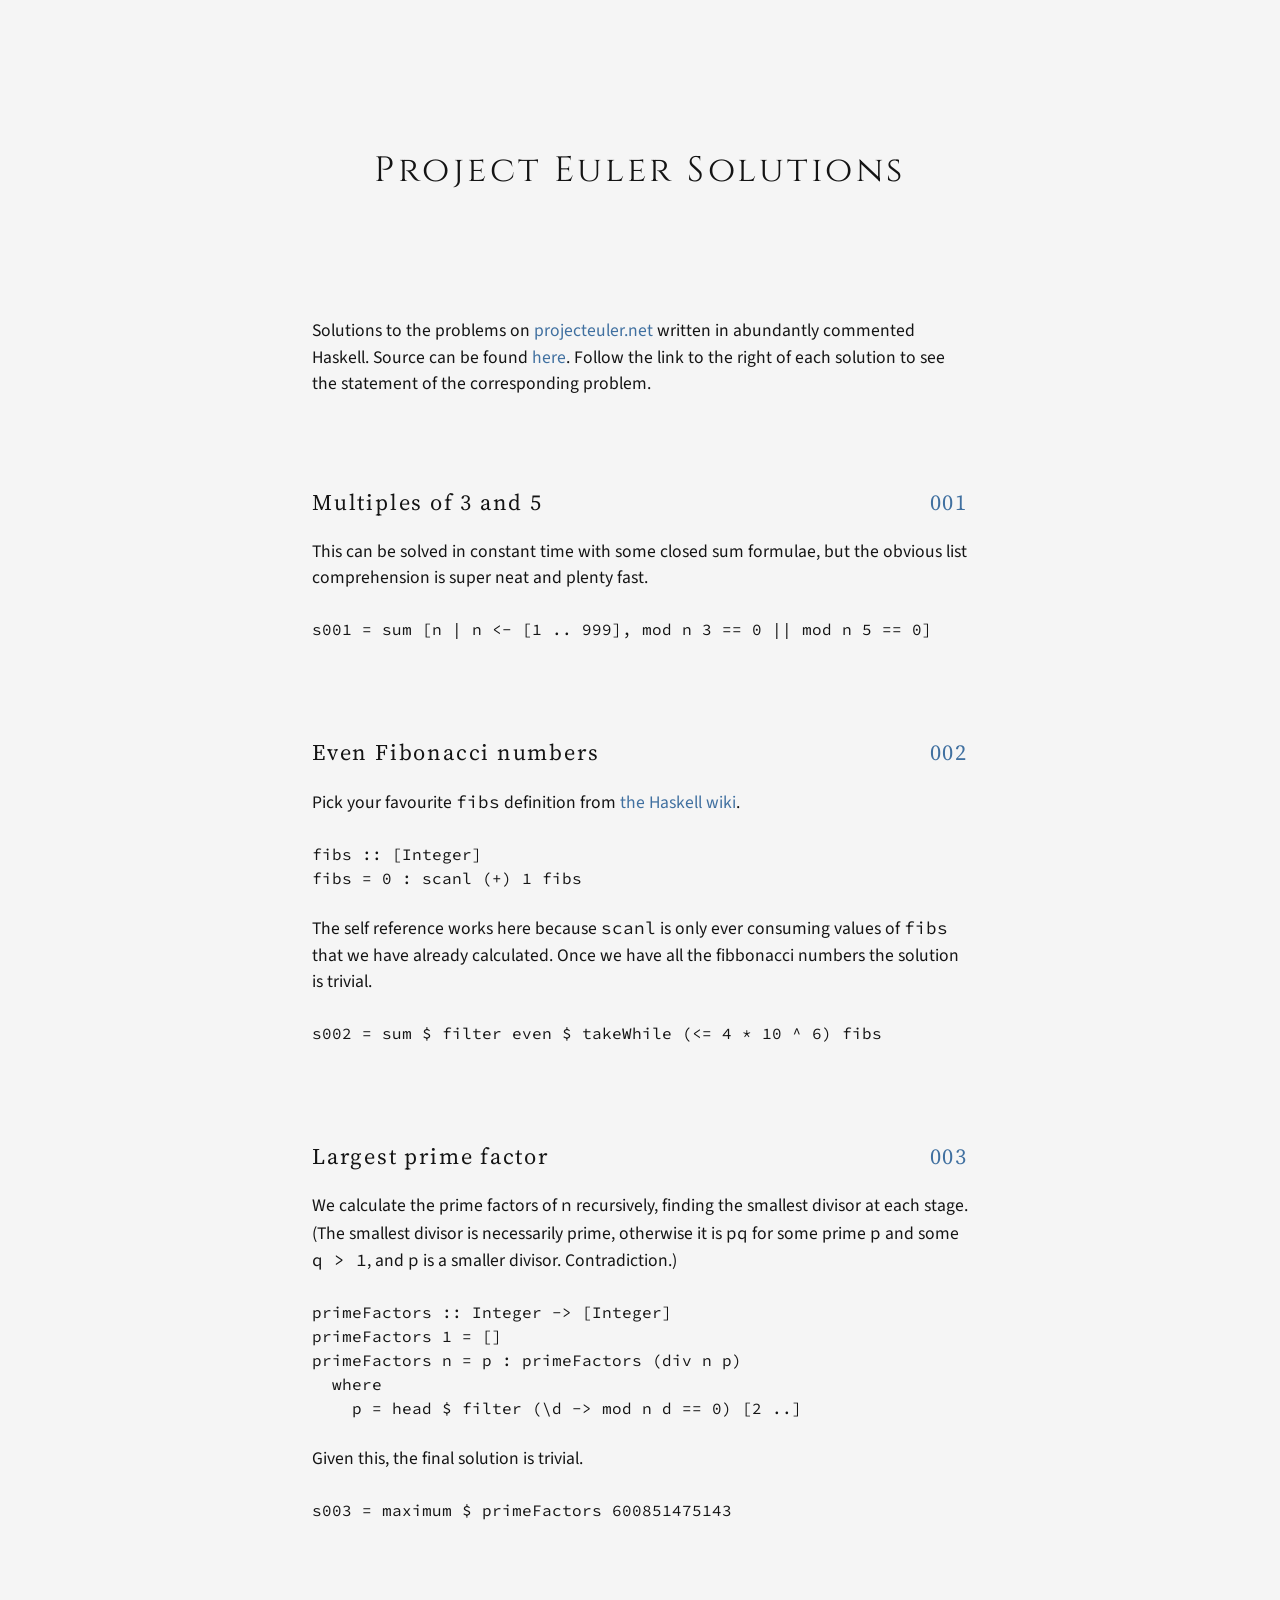
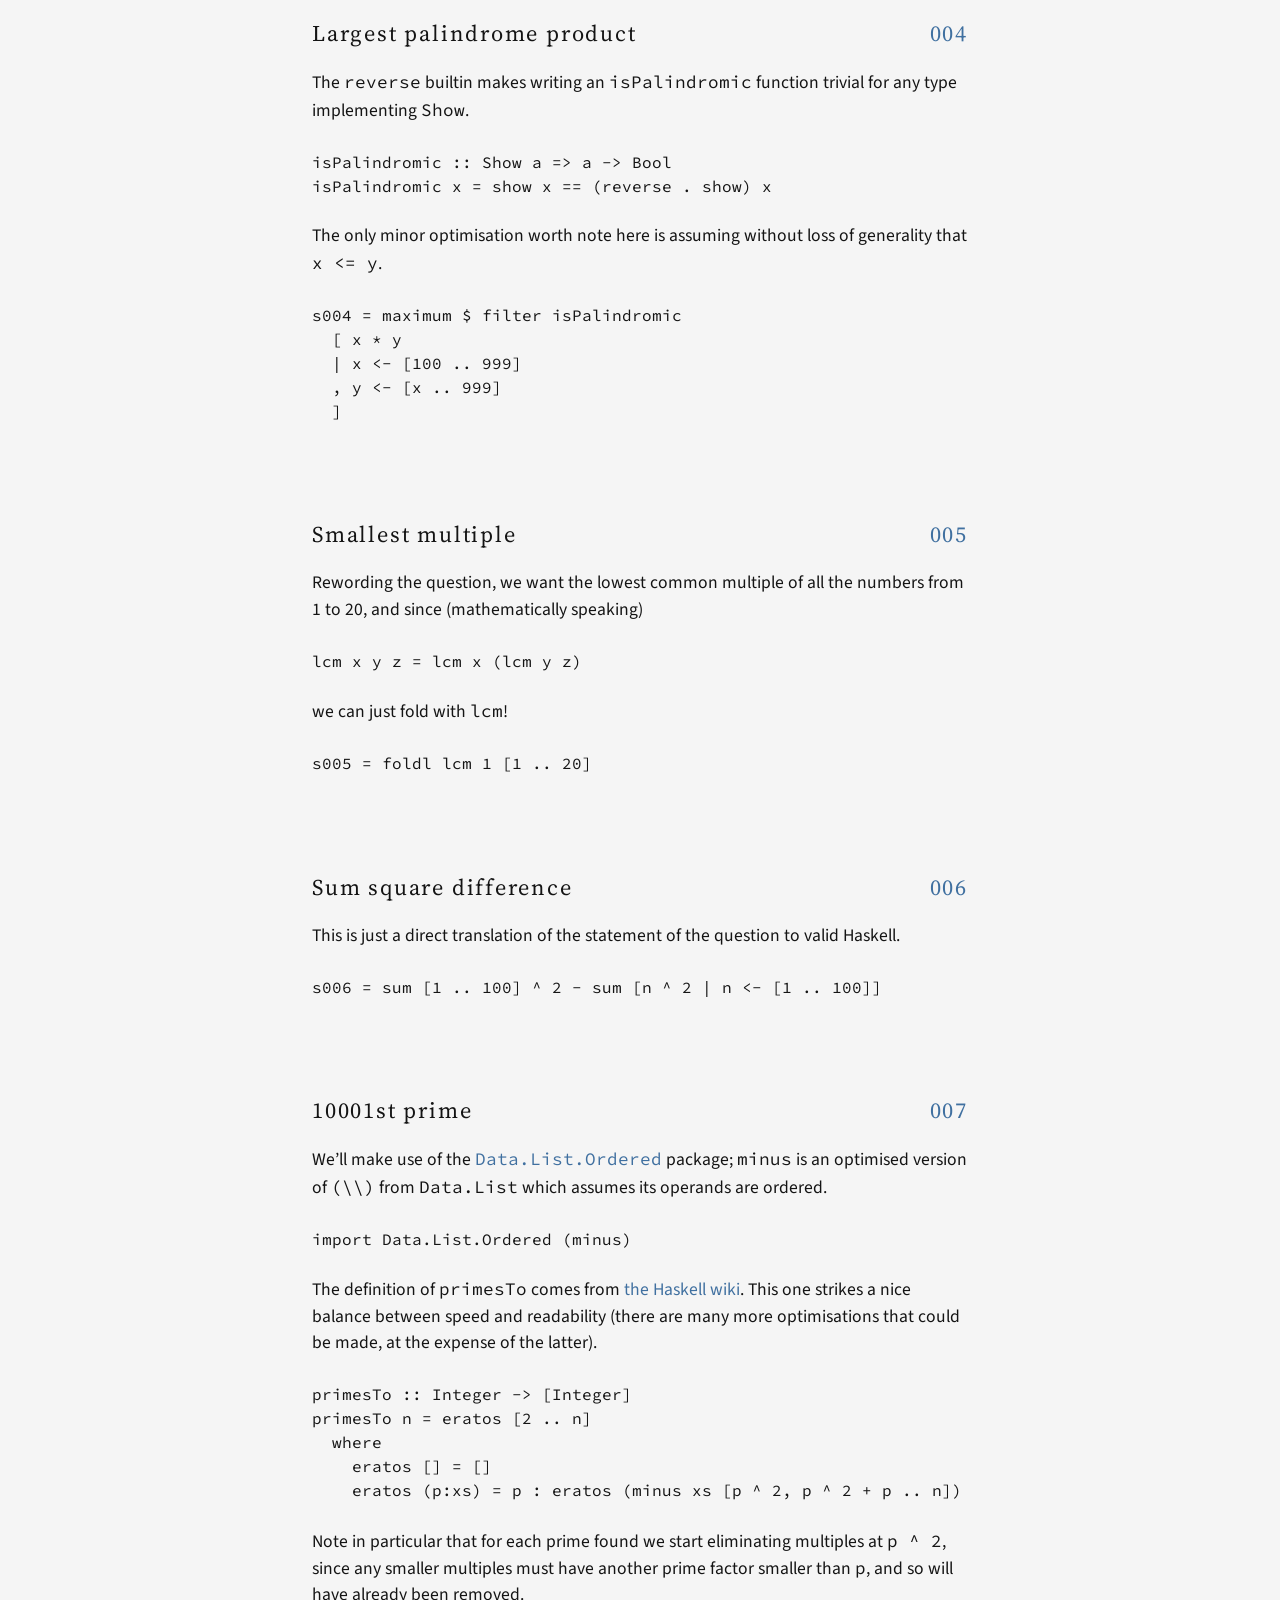
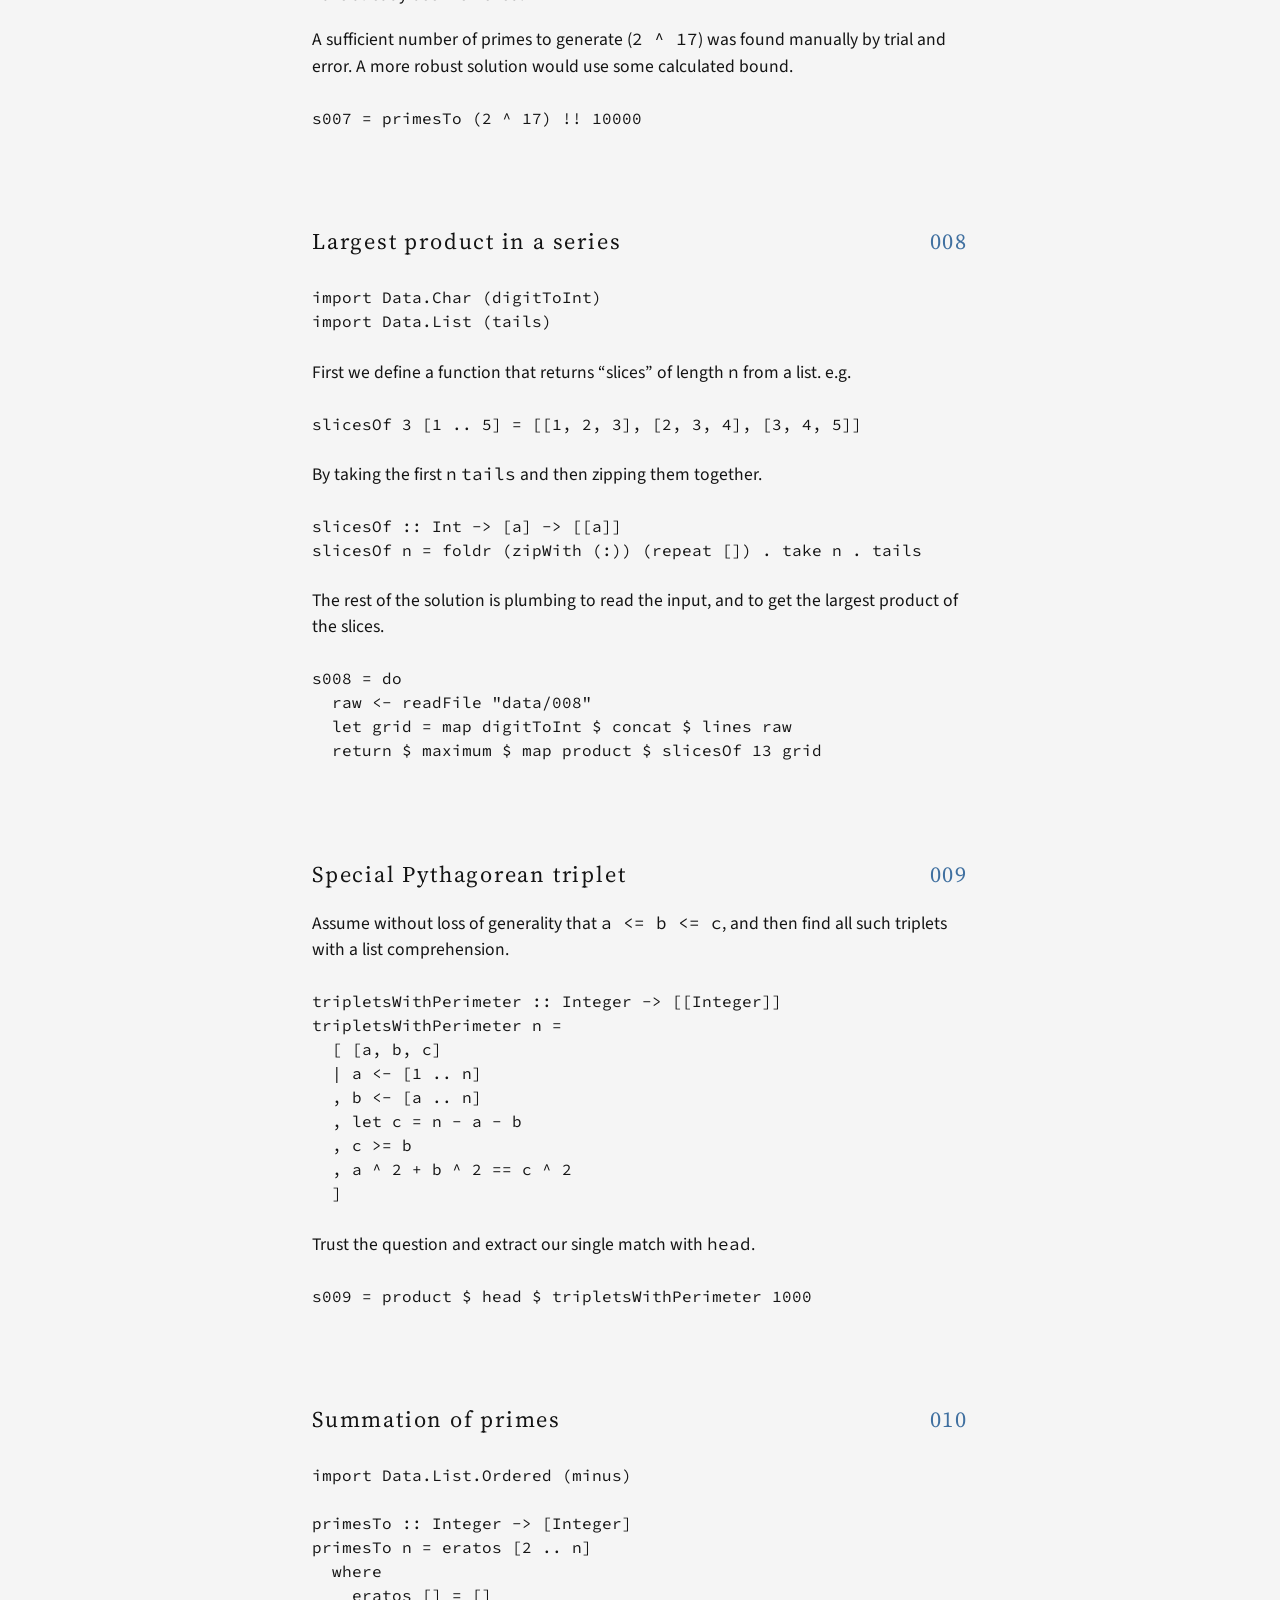
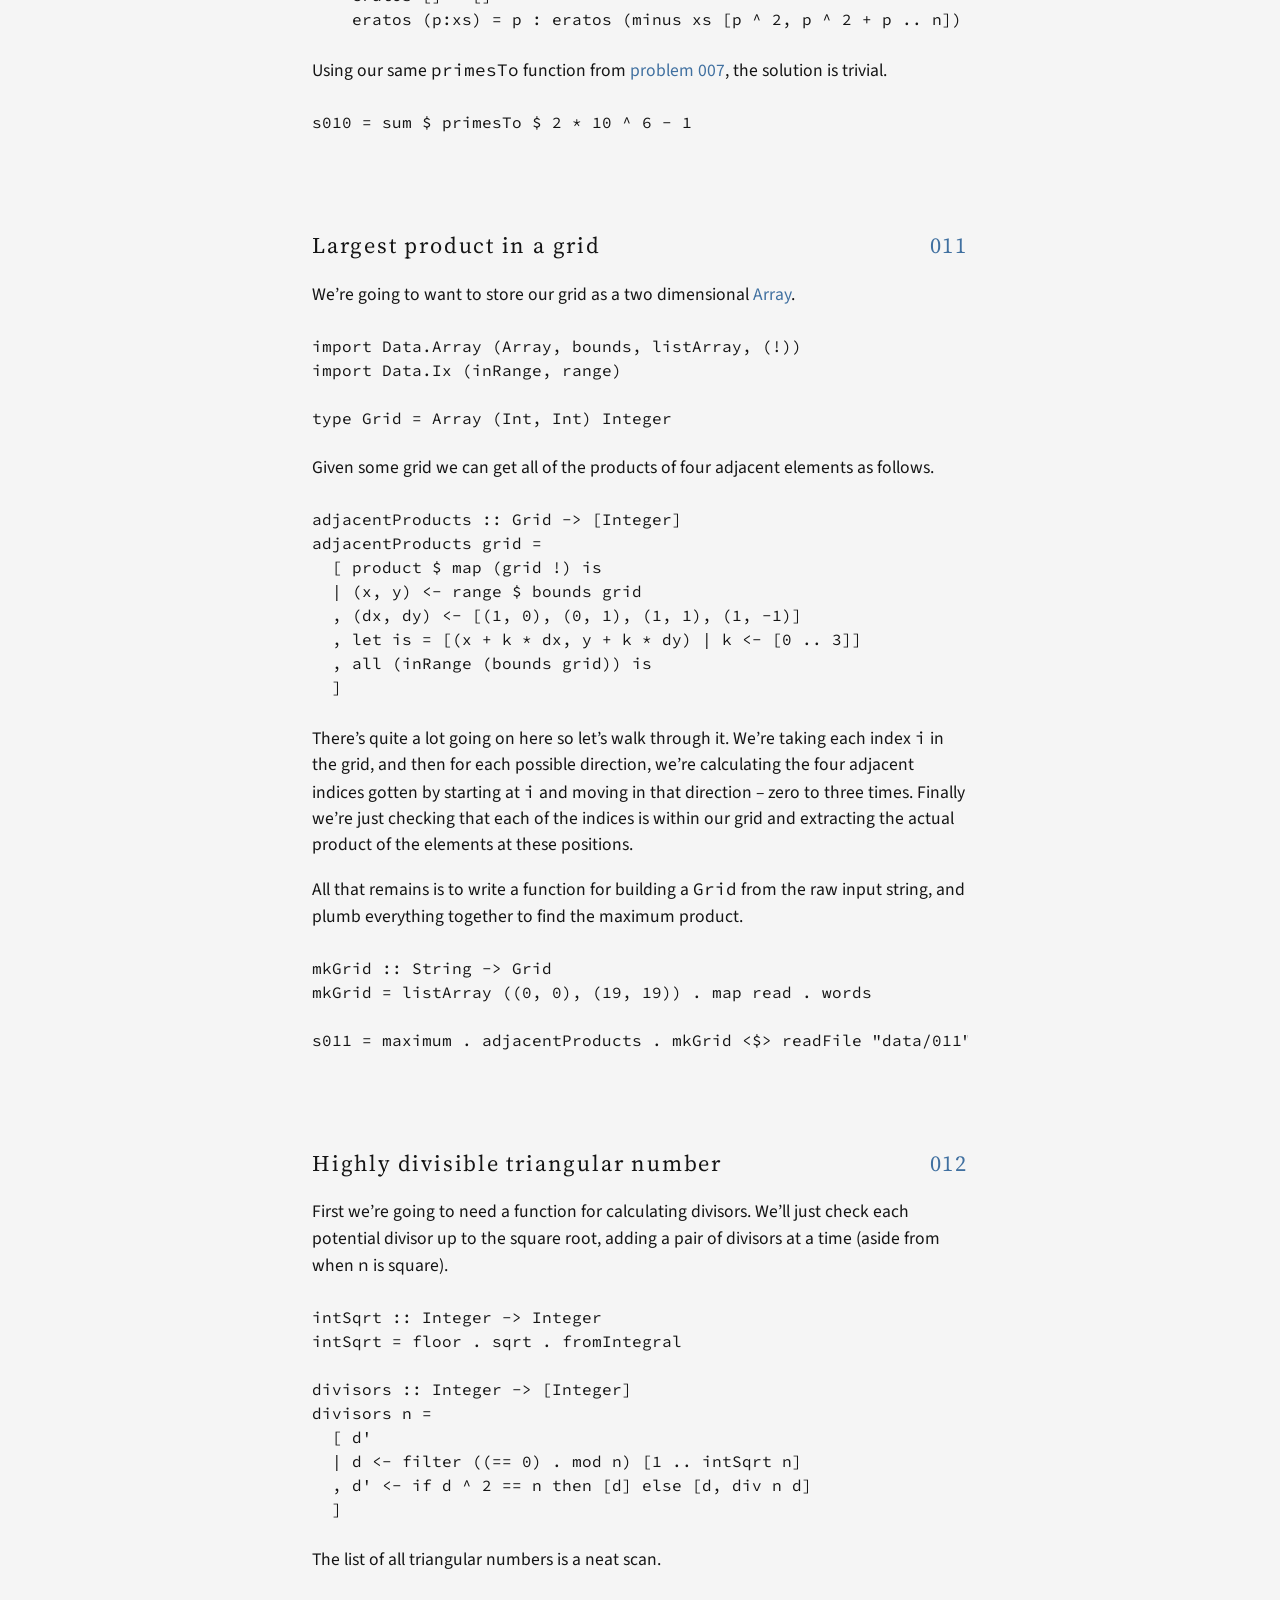
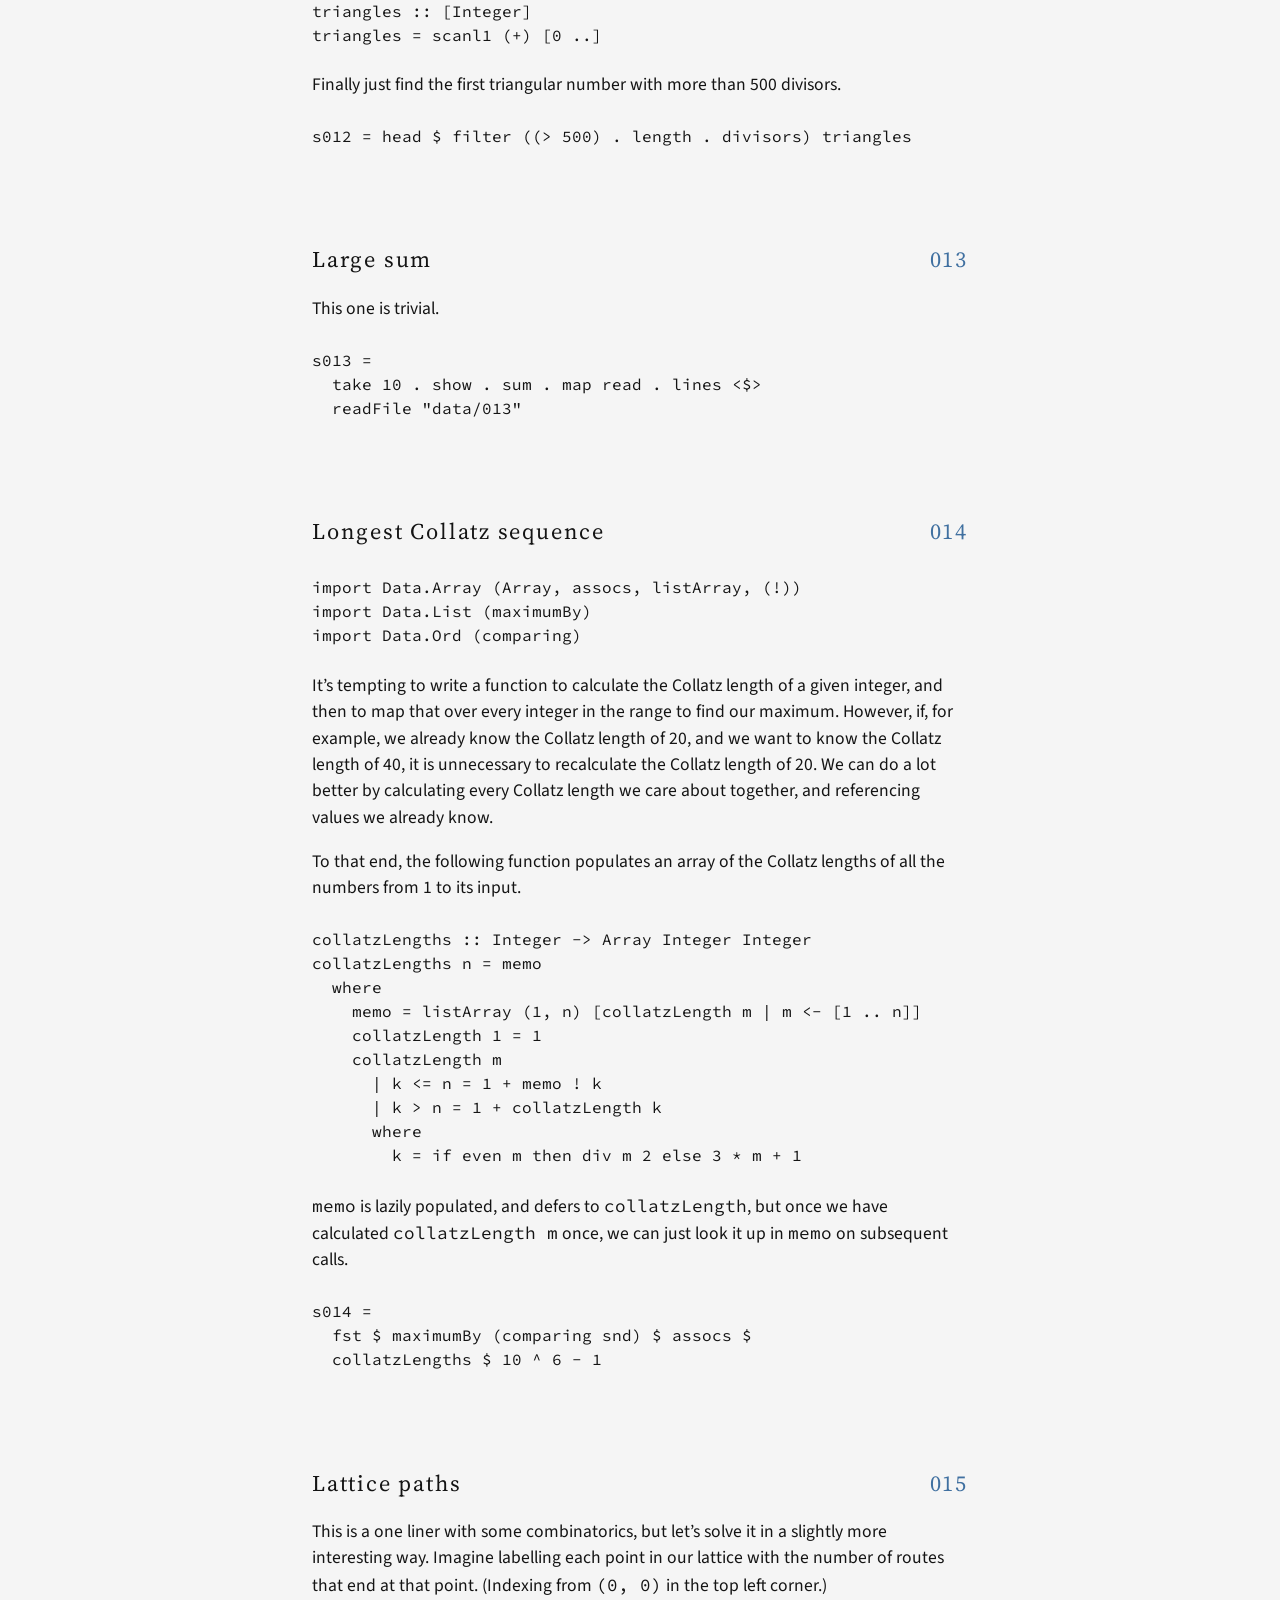
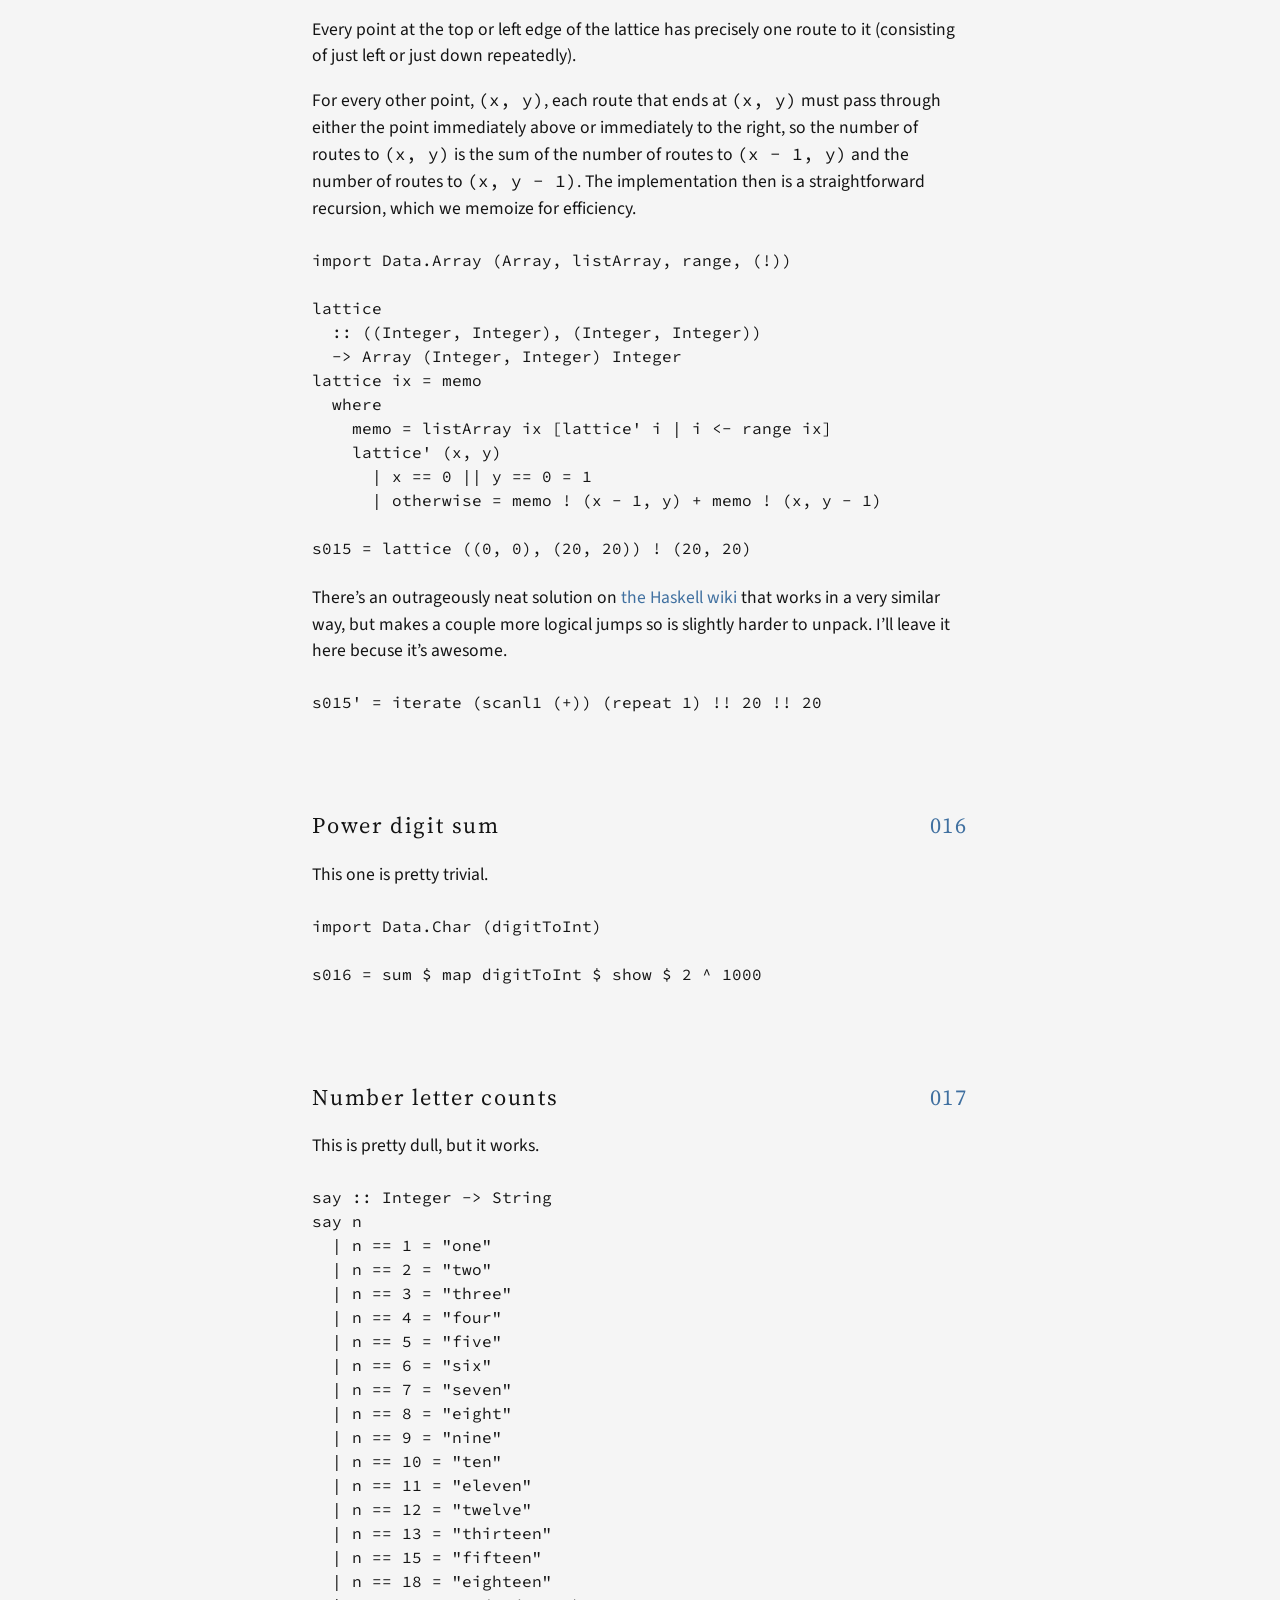
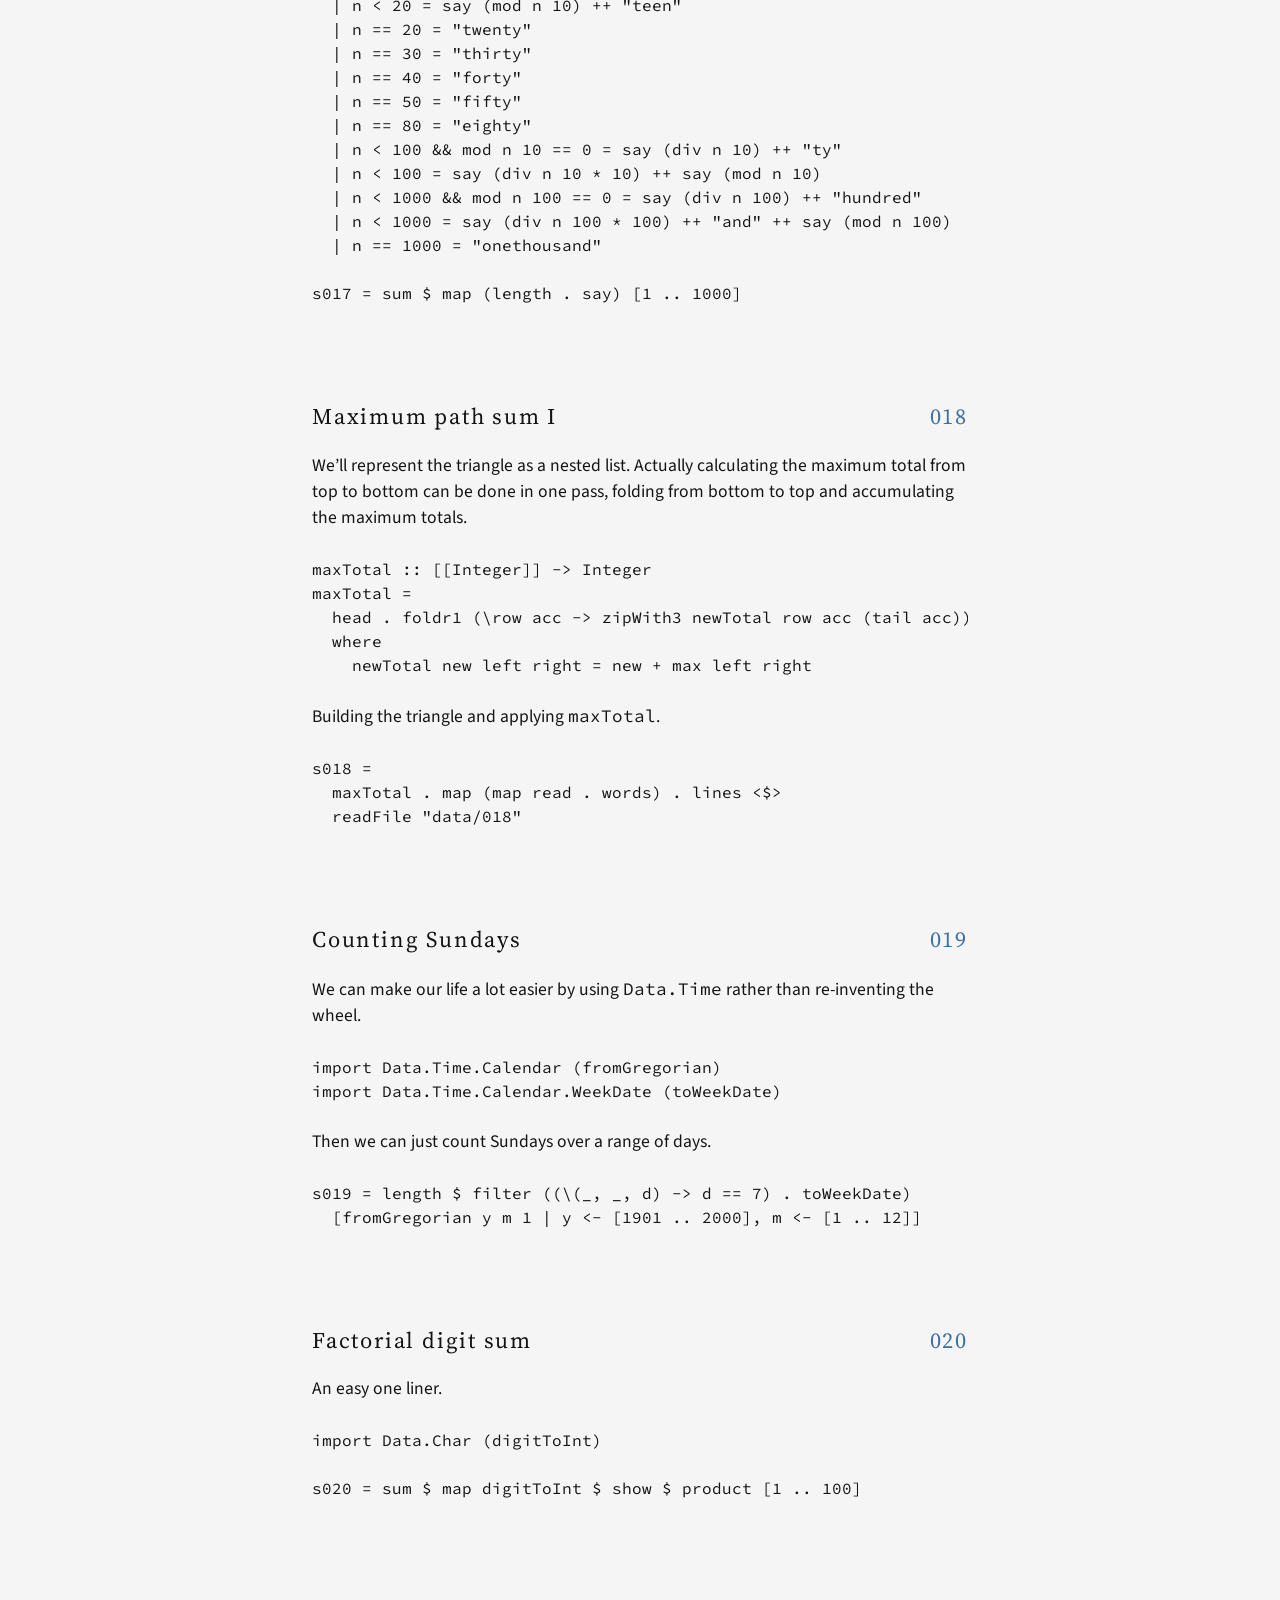
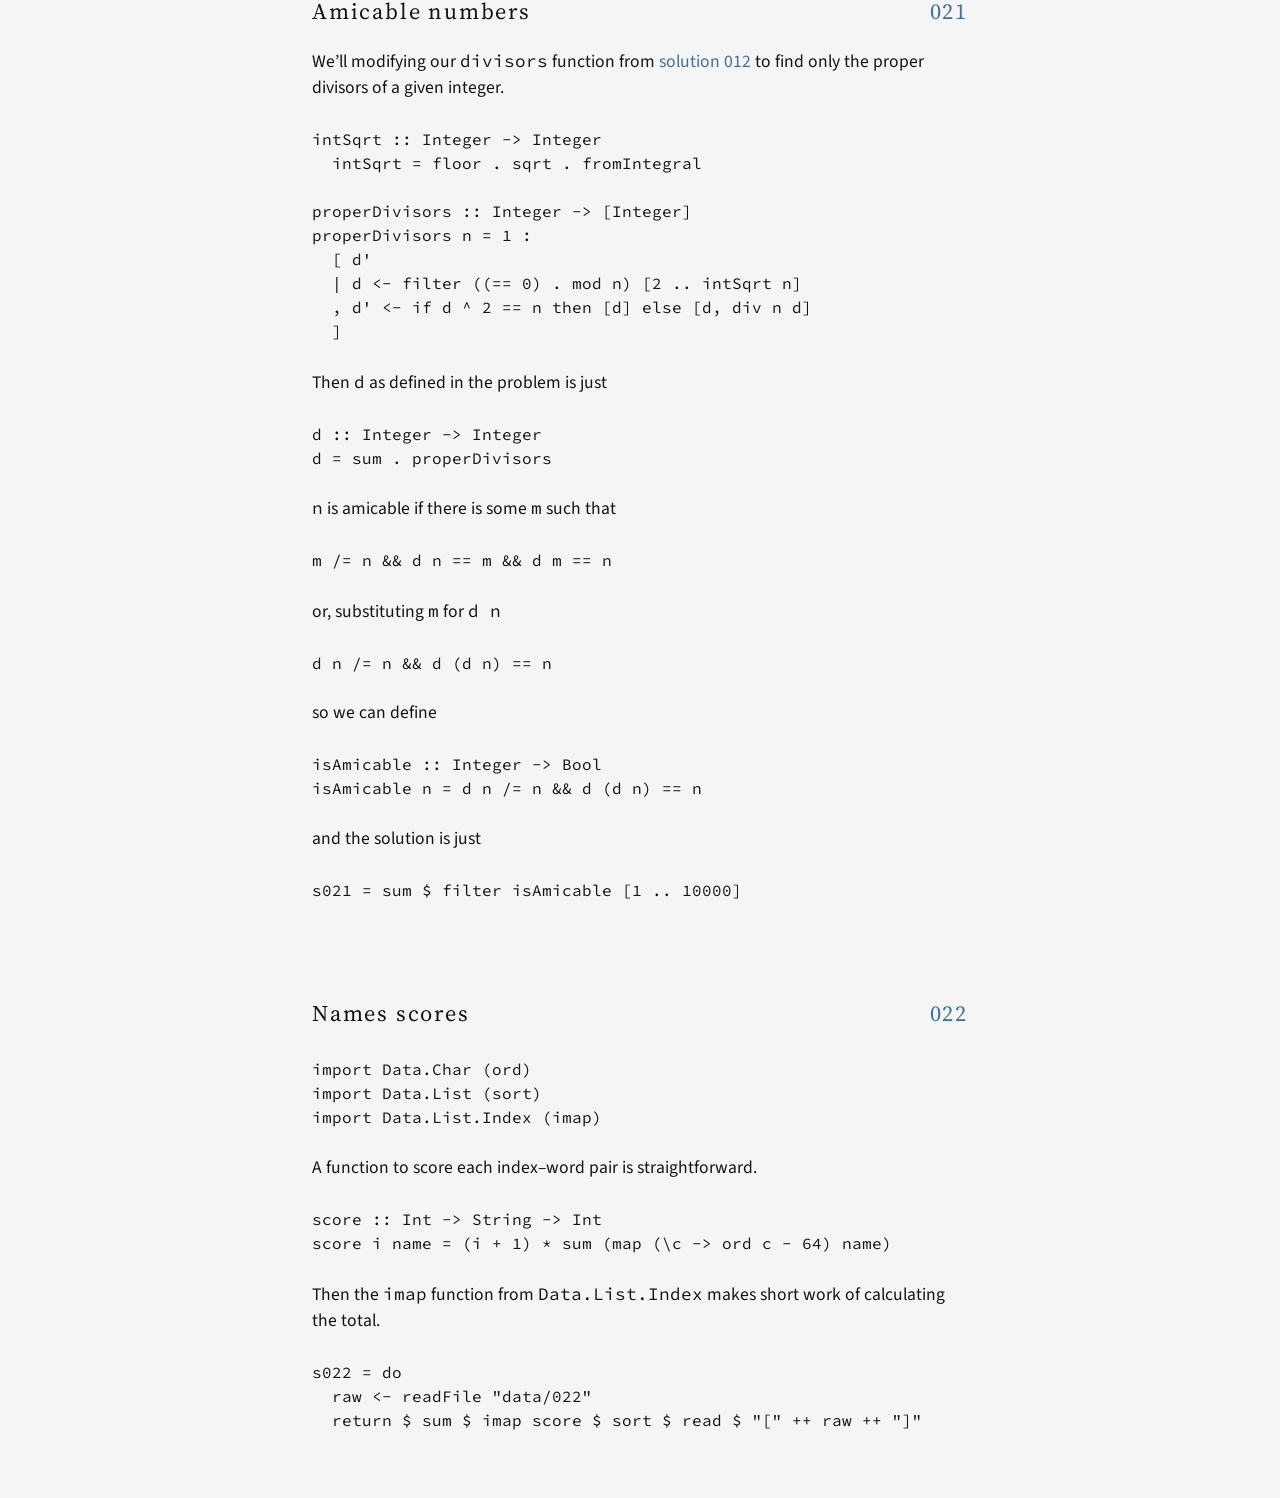
<file: index.html>
<!DOCTYPE html>
<html>
<head>
  <meta name='viewport' content='width=device-width, initial-scale=1'>
  <title>Project Euler Solutions</title>
  <link href='https://fonts.googleapis.com/css?family=Cinzel|Source+Sans+Pro|Source+Serif+Pro|Source+Code+Pro' rel='stylesheet'>
  <link href='style.css' rel='stylesheet'>
</head>
<body>
  <h1>Project Euler Solutions</h1>
  <div class='intro'><p>Solutions to the problems on <a href="https://projecteuler.net/">projecteuler.net</a> written in abundantly commented Haskell. Source can be found <a href="https://github.com/hot-leaf-juice/project-euler/tree/master/src">here</a>. Follow the link to the right of each solution to see the statement of the corresponding problem.</p>
</div>
    <div class='solution' id='001'>
      <h2>
        <a class='problem-title' href='#001'>
          <span class='hash'># </span>
          Multiples of 3 and 5
        </a>
        <a class='problem-statement'
            href='https://projecteuler.net/problem=001'>
          001
        </a>
      </h2>
      <p>This can be solved in constant time with some closed sum formulae, but the obvious list comprehension is super neat and plenty fast.</p>
<pre><code>s001 = sum [n | n &lt;- [1 .. 999], mod n 3 == 0 || mod n 5 == 0]
</code></pre>

    </div>
    <div class='solution' id='002'>
      <h2>
        <a class='problem-title' href='#002'>
          <span class='hash'># </span>
          Even Fibonacci numbers
        </a>
        <a class='problem-statement'
            href='https://projecteuler.net/problem=002'>
          002
        </a>
      </h2>
      <p>Pick your favourite <code>fibs</code> definition from <a href="https://wiki.haskell.org/The_Fibonacci_sequence">the Haskell wiki</a>.</p>
<pre><code>fibs :: [Integer]
fibs = 0 : scanl (+) 1 fibs
</code></pre>
<p>The self reference works here because <code>scanl</code> is only ever consuming values of <code>fibs</code> that we have already calculated. Once we have all the fibbonacci numbers the solution is trivial.</p>
<pre><code>s002 = sum $ filter even $ takeWhile (&lt;= 4 * 10 ^ 6) fibs
</code></pre>

    </div>
    <div class='solution' id='003'>
      <h2>
        <a class='problem-title' href='#003'>
          <span class='hash'># </span>
          Largest prime factor
        </a>
        <a class='problem-statement'
            href='https://projecteuler.net/problem=003'>
          003
        </a>
      </h2>
      <p>We calculate the prime factors of <code>n</code> recursively, finding the smallest divisor at each stage. (The smallest divisor is necessarily prime, otherwise it is <code>pq</code> for some prime <code>p</code> and some <code>q &gt; 1</code>, and <code>p</code> is a smaller divisor. Contradiction.)</p>
<pre><code>primeFactors :: Integer -&gt; [Integer]
primeFactors 1 = []
primeFactors n = p : primeFactors (div n p)
  where
    p = head $ filter (\d -&gt; mod n d == 0) [2 ..]
</code></pre>
<p>Given this, the final solution is trivial.</p>
<pre><code>s003 = maximum $ primeFactors 600851475143
</code></pre>

    </div>
    <div class='solution' id='004'>
      <h2>
        <a class='problem-title' href='#004'>
          <span class='hash'># </span>
          Largest palindrome product
        </a>
        <a class='problem-statement'
            href='https://projecteuler.net/problem=004'>
          004
        </a>
      </h2>
      <p>The <code>reverse</code> builtin makes writing an <code>isPalindromic</code> function trivial for any type implementing <code>Show</code>.</p>
<pre><code>isPalindromic :: Show a =&gt; a -&gt; Bool
isPalindromic x = show x == (reverse . show) x
</code></pre>
<p>The only minor optimisation worth note here is assuming without loss of generality that <code>x &lt;= y</code>.</p>
<pre><code>s004 = maximum $ filter isPalindromic
  [ x * y
  | x &lt;- [100 .. 999]
  , y &lt;- [x .. 999]
  ]
</code></pre>

    </div>
    <div class='solution' id='005'>
      <h2>
        <a class='problem-title' href='#005'>
          <span class='hash'># </span>
          Smallest multiple
        </a>
        <a class='problem-statement'
            href='https://projecteuler.net/problem=005'>
          005
        </a>
      </h2>
      <p>Rewording the question, we want the lowest common multiple of all the numbers from 1 to 20, and since (mathematically speaking)</p>
<pre><code>lcm x y z = lcm x (lcm y z)
</code></pre>
<p>we can just fold with <code>lcm</code>!</p>
<pre><code>s005 = foldl lcm 1 [1 .. 20]
</code></pre>

    </div>
    <div class='solution' id='006'>
      <h2>
        <a class='problem-title' href='#006'>
          <span class='hash'># </span>
          Sum square difference
        </a>
        <a class='problem-statement'
            href='https://projecteuler.net/problem=006'>
          006
        </a>
      </h2>
      <p>This is just a direct translation of the statement of the question to valid Haskell.</p>
<pre><code>s006 = sum [1 .. 100] ^ 2 - sum [n ^ 2 | n &lt;- [1 .. 100]]
</code></pre>

    </div>
    <div class='solution' id='007'>
      <h2>
        <a class='problem-title' href='#007'>
          <span class='hash'># </span>
          10001st prime
        </a>
        <a class='problem-statement'
            href='https://projecteuler.net/problem=007'>
          007
        </a>
      </h2>
      <p>We’ll make use of the <a href="https://hackage.haskell.org/package/data-ordlist-0.4.7.0/docs/Data-List-Ordered.html"><code>Data.List.Ordered</code></a> package; <code>minus</code> is an optimised version of <code>(\\)</code> from <code>Data.List</code> which assumes its operands are ordered.</p>
<pre><code>import Data.List.Ordered (minus)
</code></pre>
<p>The definition of <code>primesTo</code> comes from <a href="https://wiki.haskell.org/Prime_numbers">the Haskell wiki</a>. This one strikes a nice balance between speed and readability (there are many more optimisations that could be made, at the expense of the latter).</p>
<pre><code>primesTo :: Integer -&gt; [Integer]
primesTo n = eratos [2 .. n]
  where
    eratos [] = []
    eratos (p:xs) = p : eratos (minus xs [p ^ 2, p ^ 2 + p .. n])
</code></pre>
<p>Note in particular that for each prime found we start eliminating multiples at <code>p ^ 2</code>, since any smaller multiples must have another prime factor smaller than <code>p</code>, and so will have already been removed.</p>
<p>A sufficient number of primes to generate (<code>2 ^ 17</code>) was found manually by trial and error. A more robust solution would use some calculated bound.</p>
<pre><code>s007 = primesTo (2 ^ 17) !! 10000
</code></pre>

    </div>
    <div class='solution' id='008'>
      <h2>
        <a class='problem-title' href='#008'>
          <span class='hash'># </span>
          Largest product in a series
        </a>
        <a class='problem-statement'
            href='https://projecteuler.net/problem=008'>
          008
        </a>
      </h2>
      <pre><code>import Data.Char (digitToInt)
import Data.List (tails)
</code></pre>
<p>First we define a function that returns “slices” of length <code>n</code> from a list. e.g.</p>
<pre><code>slicesOf 3 [1 .. 5] = [[1, 2, 3], [2, 3, 4], [3, 4, 5]]
</code></pre>
<p>By taking the first <code>n</code> <code>tails</code> and then zipping them together.</p>
<pre><code>slicesOf :: Int -&gt; [a] -&gt; [[a]]
slicesOf n = foldr (zipWith (:)) (repeat []) . take n . tails
</code></pre>
<p>The rest of the solution is plumbing to read the input, and to get the largest product of the slices.</p>
<pre><code>s008 = do
  raw &lt;- readFile &quot;data/008&quot;
  let grid = map digitToInt $ concat $ lines raw
  return $ maximum $ map product $ slicesOf 13 grid
</code></pre>

    </div>
    <div class='solution' id='009'>
      <h2>
        <a class='problem-title' href='#009'>
          <span class='hash'># </span>
          Special Pythagorean triplet
        </a>
        <a class='problem-statement'
            href='https://projecteuler.net/problem=009'>
          009
        </a>
      </h2>
      <p>Assume without loss of generality that <code>a &lt;= b &lt;= c</code>, and then find all such triplets with a list comprehension.</p>
<pre><code>tripletsWithPerimeter :: Integer -&gt; [[Integer]]
tripletsWithPerimeter n =
  [ [a, b, c]
  | a &lt;- [1 .. n]
  , b &lt;- [a .. n]
  , let c = n - a - b
  , c &gt;= b
  , a ^ 2 + b ^ 2 == c ^ 2
  ]
</code></pre>
<p>Trust the question and extract our single match with <code>head</code>.</p>
<pre><code>s009 = product $ head $ tripletsWithPerimeter 1000
</code></pre>

    </div>
    <div class='solution' id='010'>
      <h2>
        <a class='problem-title' href='#010'>
          <span class='hash'># </span>
          Summation of primes
        </a>
        <a class='problem-statement'
            href='https://projecteuler.net/problem=010'>
          010
        </a>
      </h2>
      <pre><code>import Data.List.Ordered (minus)

primesTo :: Integer -&gt; [Integer]
primesTo n = eratos [2 .. n]
  where
    eratos [] = []
    eratos (p:xs) = p : eratos (minus xs [p ^ 2, p ^ 2 + p .. n])
</code></pre>
<p>Using our same <code>primesTo</code> function from <a href="#007">problem 007</a>, the solution is trivial.</p>
<pre><code>s010 = sum $ primesTo $ 2 * 10 ^ 6 - 1
</code></pre>

    </div>
    <div class='solution' id='011'>
      <h2>
        <a class='problem-title' href='#011'>
          <span class='hash'># </span>
          Largest product in a grid
        </a>
        <a class='problem-statement'
            href='https://projecteuler.net/problem=011'>
          011
        </a>
      </h2>
      <p>We’re going to want to store our grid as a two dimensional <a href="https://hackage.haskell.org/package/array-0.5.2.0/docs/Data-Array.html">Array</a>.</p>
<pre><code>import Data.Array (Array, bounds, listArray, (!))
import Data.Ix (inRange, range)

type Grid = Array (Int, Int) Integer
</code></pre>
<p>Given some grid we can get all of the products of four adjacent elements as follows.</p>
<pre><code>adjacentProducts :: Grid -&gt; [Integer]
adjacentProducts grid =
  [ product $ map (grid !) is
  | (x, y) &lt;- range $ bounds grid
  , (dx, dy) &lt;- [(1, 0), (0, 1), (1, 1), (1, -1)]
  , let is = [(x + k * dx, y + k * dy) | k &lt;- [0 .. 3]]
  , all (inRange (bounds grid)) is
  ]
</code></pre>
<p>There’s quite a lot going on here so let’s walk through it. We’re taking each index <code>i</code> in the grid, and then for each possible direction, we’re calculating the four adjacent indices gotten by starting at <code>i</code> and moving in that direction – zero to three times. Finally we’re just checking that each of the indices is within our grid and extracting the actual product of the elements at these positions.</p>
<p>All that remains is to write a function for building a <code>Grid</code> from the raw input string, and plumb everything together to find the maximum product.</p>
<pre><code>mkGrid :: String -&gt; Grid
mkGrid = listArray ((0, 0), (19, 19)) . map read . words

s011 = maximum . adjacentProducts . mkGrid &lt;$&gt; readFile &quot;data/011&quot;
</code></pre>

    </div>
    <div class='solution' id='012'>
      <h2>
        <a class='problem-title' href='#012'>
          <span class='hash'># </span>
          Highly divisible triangular number
        </a>
        <a class='problem-statement'
            href='https://projecteuler.net/problem=012'>
          012
        </a>
      </h2>
      <p>First we’re going to need a function for calculating divisors. We’ll just check each potential divisor up to the square root, adding a pair of divisors at a time (aside from when <code>n</code> is square).</p>
<pre><code>intSqrt :: Integer -&gt; Integer
intSqrt = floor . sqrt . fromIntegral

divisors :: Integer -&gt; [Integer]
divisors n =
  [ d&#39;
  | d &lt;- filter ((== 0) . mod n) [1 .. intSqrt n]
  , d&#39; &lt;- if d ^ 2 == n then [d] else [d, div n d]
  ]
</code></pre>
<p>The list of all triangular numbers is a neat scan.</p>
<pre><code>triangles :: [Integer]
triangles = scanl1 (+) [0 ..]
</code></pre>
<p>Finally just find the first triangular number with more than 500 divisors.</p>
<pre><code>s012 = head $ filter ((&gt; 500) . length . divisors) triangles
</code></pre>

    </div>
    <div class='solution' id='013'>
      <h2>
        <a class='problem-title' href='#013'>
          <span class='hash'># </span>
          Large sum
        </a>
        <a class='problem-statement'
            href='https://projecteuler.net/problem=013'>
          013
        </a>
      </h2>
      <p>This one is trivial.</p>
<pre><code>s013 =
  take 10 . show . sum . map read . lines &lt;$&gt;
  readFile &quot;data/013&quot;
</code></pre>

    </div>
    <div class='solution' id='014'>
      <h2>
        <a class='problem-title' href='#014'>
          <span class='hash'># </span>
          Longest Collatz sequence
        </a>
        <a class='problem-statement'
            href='https://projecteuler.net/problem=014'>
          014
        </a>
      </h2>
      <pre><code>import Data.Array (Array, assocs, listArray, (!))
import Data.List (maximumBy)
import Data.Ord (comparing)
</code></pre>
<p>It’s tempting to write a function to calculate the Collatz length of a given integer, and then to map that over every integer in the range to find our maximum. However, if, for example, we already know the Collatz length of 20, and we want to know the Collatz length of 40, it is unnecessary to recalculate the Collatz length of 20. We can do a lot better by calculating every Collatz length we care about together, and referencing values we already know.</p>
<p>To that end, the following function populates an array of the Collatz lengths of all the numbers from 1 to its input.</p>
<pre><code>collatzLengths :: Integer -&gt; Array Integer Integer
collatzLengths n = memo
  where
    memo = listArray (1, n) [collatzLength m | m &lt;- [1 .. n]]
    collatzLength 1 = 1
    collatzLength m
      | k &lt;= n = 1 + memo ! k
      | k &gt; n = 1 + collatzLength k
      where
        k = if even m then div m 2 else 3 * m + 1
</code></pre>
<p><code>memo</code> is lazily populated, and defers to <code>collatzLength</code>, but once we have calculated <code>collatzLength m</code> once, we can just look it up in <code>memo</code> on subsequent calls.</p>
<pre><code>s014 =
  fst $ maximumBy (comparing snd) $ assocs $
  collatzLengths $ 10 ^ 6 - 1
</code></pre>

    </div>
    <div class='solution' id='015'>
      <h2>
        <a class='problem-title' href='#015'>
          <span class='hash'># </span>
          Lattice paths
        </a>
        <a class='problem-statement'
            href='https://projecteuler.net/problem=015'>
          015
        </a>
      </h2>
      <p>This is a one liner with some combinatorics, but let’s solve it in a slightly more interesting way. Imagine labelling each point in our lattice with the number of routes that end at that point. (Indexing from <code>(0, 0)</code> in the top left corner.)</p>
<p>Every point at the top or left edge of the lattice has precisely one route to it (consisting of just left or just down repeatedly).</p>
<p>For every other point, <code>(x, y)</code>, each route that ends at <code>(x, y)</code> must pass through either the point immediately above or immediately to the right, so the number of routes to <code>(x, y)</code> is the sum of the number of routes to <code>(x - 1, y)</code> and the number of routes to <code>(x, y - 1)</code>. The implementation then is a straightforward recursion, which we memoize for efficiency.</p>
<pre><code>import Data.Array (Array, listArray, range, (!))

lattice
  :: ((Integer, Integer), (Integer, Integer))
  -&gt; Array (Integer, Integer) Integer
lattice ix = memo
  where
    memo = listArray ix [lattice&#39; i | i &lt;- range ix]
    lattice&#39; (x, y)
      | x == 0 || y == 0 = 1
      | otherwise = memo ! (x - 1, y) + memo ! (x, y - 1)

s015 = lattice ((0, 0), (20, 20)) ! (20, 20)
</code></pre>
<p>There’s an outrageously neat solution on <a href="https://wiki.haskell.org/Euler_problems/11_to_20">the Haskell wiki</a> that works in a very similar way, but makes a couple more logical jumps so is slightly harder to unpack. I’ll leave it here becuse it’s awesome.</p>
<pre><code>s015&#39; = iterate (scanl1 (+)) (repeat 1) !! 20 !! 20
</code></pre>

    </div>
    <div class='solution' id='016'>
      <h2>
        <a class='problem-title' href='#016'>
          <span class='hash'># </span>
          Power digit sum
        </a>
        <a class='problem-statement'
            href='https://projecteuler.net/problem=016'>
          016
        </a>
      </h2>
      <p>This one is pretty trivial.</p>
<pre><code>import Data.Char (digitToInt)

s016 = sum $ map digitToInt $ show $ 2 ^ 1000
</code></pre>

    </div>
    <div class='solution' id='017'>
      <h2>
        <a class='problem-title' href='#017'>
          <span class='hash'># </span>
          Number letter counts
        </a>
        <a class='problem-statement'
            href='https://projecteuler.net/problem=017'>
          017
        </a>
      </h2>
      <p>This is pretty dull, but it works.</p>
<pre><code>say :: Integer -&gt; String
say n
  | n == 1 = &quot;one&quot;
  | n == 2 = &quot;two&quot;
  | n == 3 = &quot;three&quot;
  | n == 4 = &quot;four&quot;
  | n == 5 = &quot;five&quot;
  | n == 6 = &quot;six&quot;
  | n == 7 = &quot;seven&quot;
  | n == 8 = &quot;eight&quot;
  | n == 9 = &quot;nine&quot;
  | n == 10 = &quot;ten&quot;
  | n == 11 = &quot;eleven&quot;
  | n == 12 = &quot;twelve&quot;
  | n == 13 = &quot;thirteen&quot;
  | n == 15 = &quot;fifteen&quot;
  | n == 18 = &quot;eighteen&quot;
  | n &lt; 20 = say (mod n 10) ++ &quot;teen&quot;
  | n == 20 = &quot;twenty&quot;
  | n == 30 = &quot;thirty&quot;
  | n == 40 = &quot;forty&quot;
  | n == 50 = &quot;fifty&quot;
  | n == 80 = &quot;eighty&quot;
  | n &lt; 100 &amp;&amp; mod n 10 == 0 = say (div n 10) ++ &quot;ty&quot;
  | n &lt; 100 = say (div n 10 * 10) ++ say (mod n 10)
  | n &lt; 1000 &amp;&amp; mod n 100 == 0 = say (div n 100) ++ &quot;hundred&quot;
  | n &lt; 1000 = say (div n 100 * 100) ++ &quot;and&quot; ++ say (mod n 100)
  | n == 1000 = &quot;onethousand&quot;

s017 = sum $ map (length . say) [1 .. 1000]
</code></pre>

    </div>
    <div class='solution' id='018'>
      <h2>
        <a class='problem-title' href='#018'>
          <span class='hash'># </span>
          Maximum path sum I
        </a>
        <a class='problem-statement'
            href='https://projecteuler.net/problem=018'>
          018
        </a>
      </h2>
      <p>We’ll represent the triangle as a nested list. Actually calculating the maximum total from top to bottom can be done in one pass, folding from bottom to top and accumulating the maximum totals.</p>
<pre><code>maxTotal :: [[Integer]] -&gt; Integer
maxTotal =
  head . foldr1 (\row acc -&gt; zipWith3 newTotal row acc (tail acc))
  where
    newTotal new left right = new + max left right
</code></pre>
<p>Building the triangle and applying <code>maxTotal</code>.</p>
<pre><code>s018 =
  maxTotal . map (map read . words) . lines &lt;$&gt;
  readFile &quot;data/018&quot;
</code></pre>

    </div>
    <div class='solution' id='019'>
      <h2>
        <a class='problem-title' href='#019'>
          <span class='hash'># </span>
          Counting Sundays
        </a>
        <a class='problem-statement'
            href='https://projecteuler.net/problem=019'>
          019
        </a>
      </h2>
      <p>We can make our life a lot easier by using <code>Data.Time</code> rather than re-inventing the wheel.</p>
<pre><code>import Data.Time.Calendar (fromGregorian)
import Data.Time.Calendar.WeekDate (toWeekDate)
</code></pre>
<p>Then we can just count Sundays over a range of days.</p>
<pre><code>s019 = length $ filter ((\(_, _, d) -&gt; d == 7) . toWeekDate)
  [fromGregorian y m 1 | y &lt;- [1901 .. 2000], m &lt;- [1 .. 12]]
</code></pre>

    </div>
    <div class='solution' id='020'>
      <h2>
        <a class='problem-title' href='#020'>
          <span class='hash'># </span>
          Factorial digit sum
        </a>
        <a class='problem-statement'
            href='https://projecteuler.net/problem=020'>
          020
        </a>
      </h2>
      <p>An easy one liner.</p>
<pre><code>import Data.Char (digitToInt)

s020 = sum $ map digitToInt $ show $ product [1 .. 100]
</code></pre>

    </div>
    <div class='solution' id='021'>
      <h2>
        <a class='problem-title' href='#021'>
          <span class='hash'># </span>
          Amicable numbers
        </a>
        <a class='problem-statement'
            href='https://projecteuler.net/problem=021'>
          021
        </a>
      </h2>
      <p>We’ll modifying our <code>divisors</code> function from <a href="#012">solution 012</a> to find only the proper divisors of a given integer.</p>
<pre><code>intSqrt :: Integer -&gt; Integer
  intSqrt = floor . sqrt . fromIntegral

properDivisors :: Integer -&gt; [Integer]
properDivisors n = 1 :
  [ d&#39;
  | d &lt;- filter ((== 0) . mod n) [2 .. intSqrt n]
  , d&#39; &lt;- if d ^ 2 == n then [d] else [d, div n d]
  ]
</code></pre>
<p>Then <code>d</code> as defined in the problem is just</p>
<pre><code>d :: Integer -&gt; Integer
d = sum . properDivisors
</code></pre>
<p><code>n</code> is amicable if there is some <code>m</code> such that</p>
<pre><code>m /= n &amp;&amp; d n == m &amp;&amp; d m == n
</code></pre>
<p>or, substituting <code>m</code> for <code>d n</code></p>
<pre><code>d n /= n &amp;&amp; d (d n) == n
</code></pre>
<p>so we can define</p>
<pre><code>isAmicable :: Integer -&gt; Bool
isAmicable n = d n /= n &amp;&amp; d (d n) == n
</code></pre>
<p>and the solution is just</p>
<pre><code>s021 = sum $ filter isAmicable [1 .. 10000]
</code></pre>

    </div>
    <div class='solution' id='022'>
      <h2>
        <a class='problem-title' href='#022'>
          <span class='hash'># </span>
          Names scores
        </a>
        <a class='problem-statement'
            href='https://projecteuler.net/problem=022'>
          022
        </a>
      </h2>
      <pre><code>import Data.Char (ord)
import Data.List (sort)
import Data.List.Index (imap)
</code></pre>
<p>A function to score each index–word pair is straightforward.</p>
<pre><code>score :: Int -&gt; String -&gt; Int
score i name = (i + 1) * sum (map (\c -&gt; ord c - 64) name)
</code></pre>
<p>Then the <code>imap</code> function from <code>Data.List.Index</code> makes short work of calculating the total.</p>
<pre><code>s022 = do
  raw &lt;- readFile &quot;data/022&quot;
  return $ sum $ imap score $ sort $ read $ &quot;[&quot; ++ raw ++ &quot;]&quot;
</code></pre>

    </div>
</body>
</html>
</file>
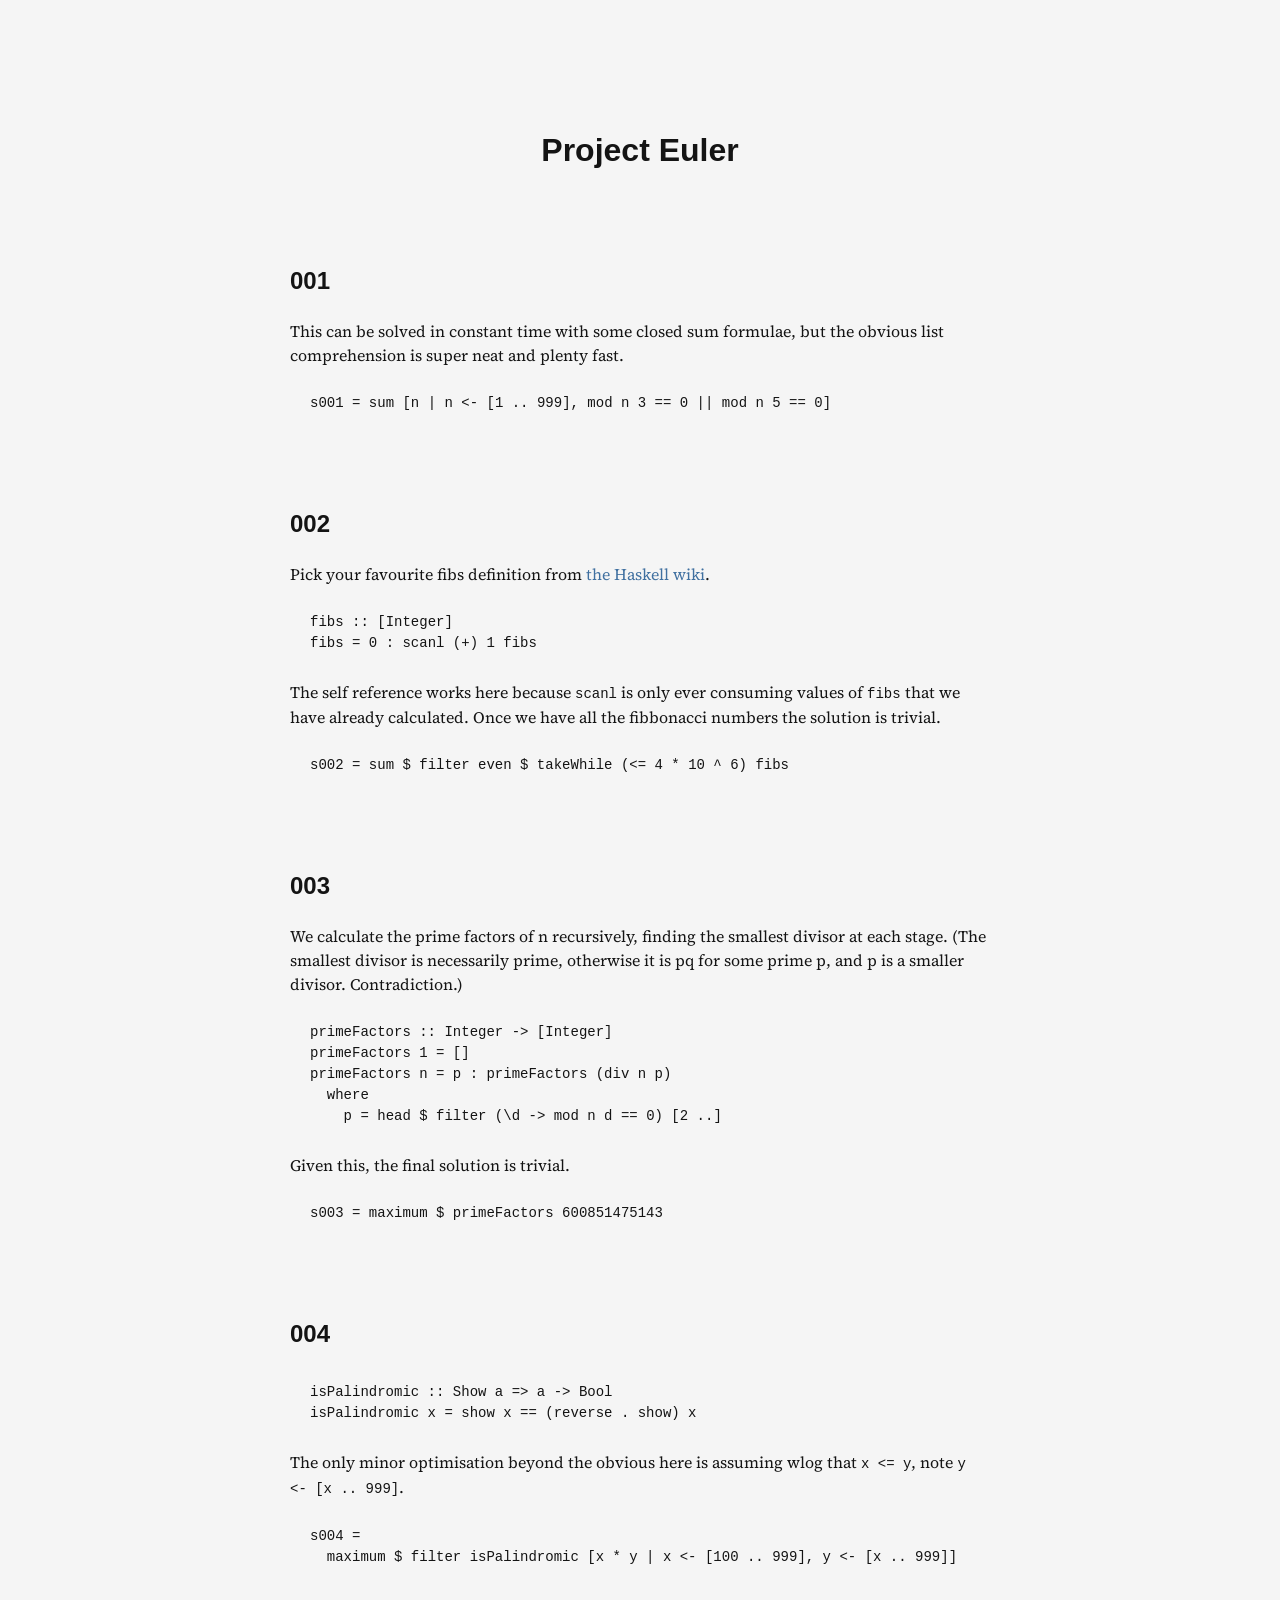
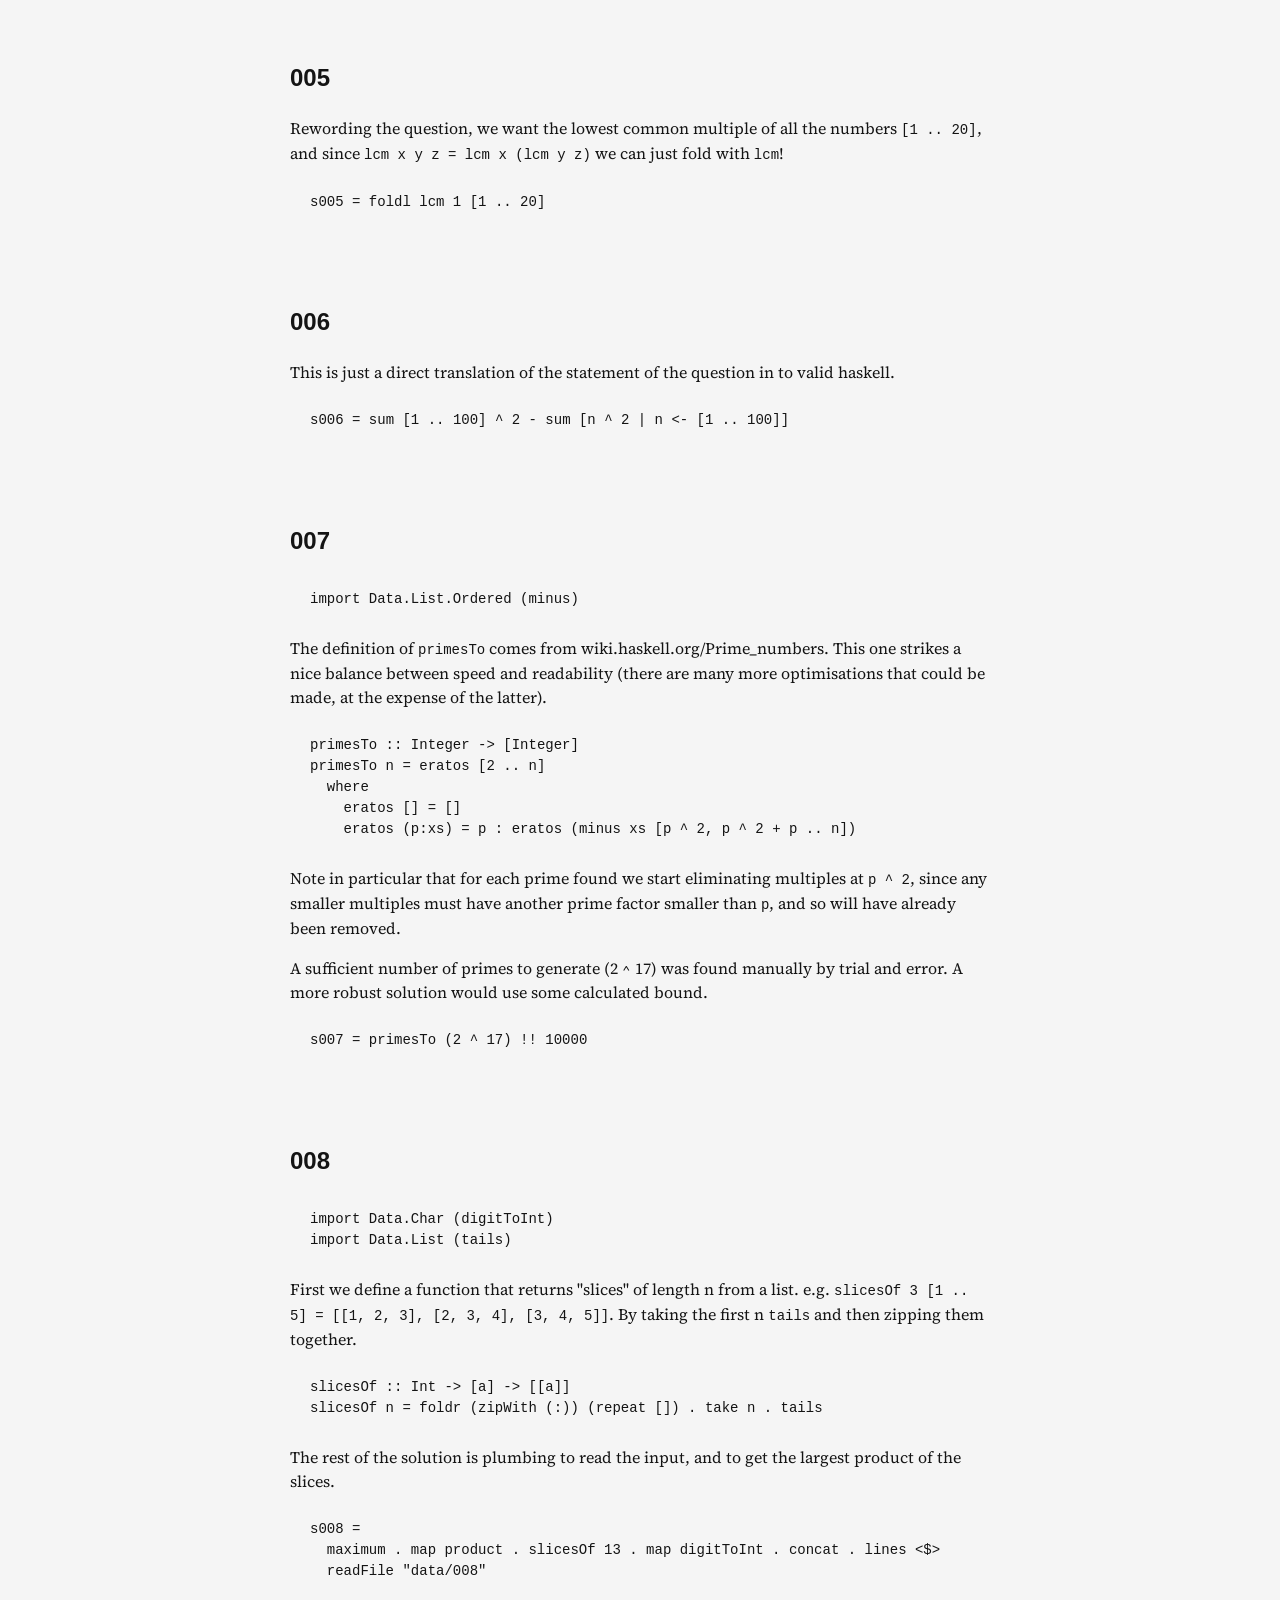
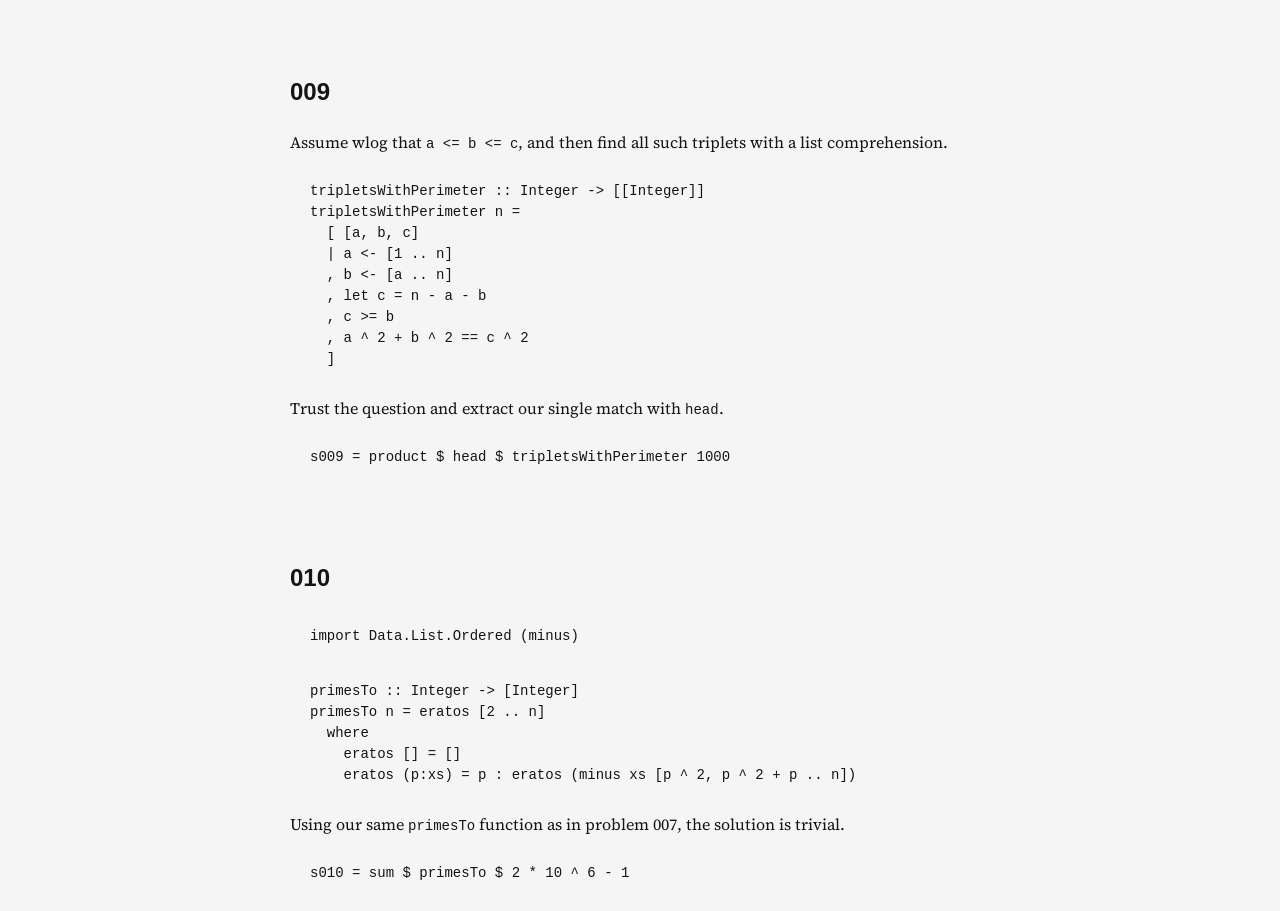
<file: target/index.html>
<link href="https://fonts.googleapis.com/css?family=Source+Serif+Pro" rel="stylesheet">
<link rel="stylesheet" href="style.css">
<body>
<h1>Project Euler</h1>
<div class="solution" id="001">
<h2><a href="#001"><span class="hash"># </span>001</a></h2>
<p>This can be solved in constant time with some closed sum formulae, but the obvious list comprehension is super neat and plenty fast.</p>
<div class="sourceCode"><pre class="sourceCode literate haskell"><code class="sourceCode haskell">s001 <span class="fu">=</span> sum [n <span class="fu">|</span> n <span class="ot">&lt;-</span> [<span class="dv">1</span> <span class="fu">..</span> <span class="dv">999</span>], mod n <span class="dv">3</span> <span class="fu">==</span> <span class="dv">0</span> <span class="fu">||</span> mod n <span class="dv">5</span> <span class="fu">==</span> <span class="dv">0</span>]</code></pre></div>
</div>
<div class="solution" id="002">
<h2><a href="#002"><span class="hash"># </span>002</a></h2>
<p>Pick your favourite fibs definition from <a href="https://wiki.haskell.org/The_Fibonacci_sequence">the Haskell wiki</a>.</p>
<div class="sourceCode"><pre class="sourceCode literate haskell"><code class="sourceCode haskell"><span class="ot">fibs ::</span> [<span class="dt">Integer</span>]
fibs <span class="fu">=</span> <span class="dv">0</span> <span class="fu">:</span> scanl (<span class="fu">+</span>) <span class="dv">1</span> fibs</code></pre></div>
<p>The self reference works here because <code>scanl</code> is only ever consuming values of <code>fibs</code> that we have already calculated. Once we have all the fibbonacci numbers the solution is trivial.</p>
<div class="sourceCode"><pre class="sourceCode literate haskell"><code class="sourceCode haskell">s002 <span class="fu">=</span> sum <span class="fu">$</span> filter even <span class="fu">$</span> takeWhile (<span class="fu">&lt;=</span> <span class="dv">4</span> <span class="fu">*</span> <span class="dv">10</span> <span class="fu">^</span> <span class="dv">6</span>) fibs</code></pre></div>
</div>
<div class="solution" id="003">
<h2><a href="#003"><span class="hash"># </span>003</a></h2>
<p>We calculate the prime factors of n recursively, finding the smallest divisor at each stage. (The smallest divisor is necessarily prime, otherwise it is pq for some prime p, and p is a smaller divisor. Contradiction.)</p>
<div class="sourceCode"><pre class="sourceCode literate haskell"><code class="sourceCode haskell"><span class="ot">primeFactors ::</span> <span class="dt">Integer</span> <span class="ot">-&gt;</span> [<span class="dt">Integer</span>]
primeFactors <span class="dv">1</span> <span class="fu">=</span> []
primeFactors n <span class="fu">=</span> p <span class="fu">:</span> primeFactors (div n p)
  <span class="kw">where</span>
    p <span class="fu">=</span> head <span class="fu">$</span> filter (\d <span class="ot">-&gt;</span> mod n d <span class="fu">==</span> <span class="dv">0</span>) [<span class="dv">2</span> <span class="fu">..</span>]</code></pre></div>
<p>Given this, the final solution is trivial.</p>
<div class="sourceCode"><pre class="sourceCode literate haskell"><code class="sourceCode haskell">s003 <span class="fu">=</span> maximum <span class="fu">$</span> primeFactors <span class="dv">600851475143</span></code></pre></div>
</div>
<div class="solution" id="004">
<h2><a href="#004"><span class="hash"># </span>004</a></h2>
<div class="sourceCode"><pre class="sourceCode literate haskell"><code class="sourceCode haskell"><span class="ot">isPalindromic ::</span> <span class="dt">Show</span> a <span class="ot">=&gt;</span> a <span class="ot">-&gt;</span> <span class="dt">Bool</span>
isPalindromic x <span class="fu">=</span> show x <span class="fu">==</span> (reverse <span class="fu">.</span> show) x</code></pre></div>
<p>The only minor optimisation beyond the obvious here is assuming wlog that <code>x &lt;= y</code>, note <code>y &lt;- [x .. 999]</code>.</p>
<div class="sourceCode"><pre class="sourceCode literate haskell"><code class="sourceCode haskell">s004 <span class="fu">=</span>
  maximum <span class="fu">$</span> filter isPalindromic [x <span class="fu">*</span> y <span class="fu">|</span> x <span class="ot">&lt;-</span> [<span class="dv">100</span> <span class="fu">..</span> <span class="dv">999</span>], y <span class="ot">&lt;-</span> [x <span class="fu">..</span> <span class="dv">999</span>]]</code></pre></div>
</div>
<div class="solution" id="005">
<h2><a href="#005"><span class="hash"># </span>005</a></h2>
<p>Rewording the question, we want the lowest common multiple of all the numbers <code>[1 .. 20]</code>, and since <code>lcm x y z = lcm x (lcm y z)</code> we can just fold with <code>lcm</code>!</p>
<div class="sourceCode"><pre class="sourceCode literate haskell"><code class="sourceCode haskell">s005 <span class="fu">=</span> foldl lcm <span class="dv">1</span> [<span class="dv">1</span> <span class="fu">..</span> <span class="dv">20</span>]</code></pre></div>
</div>
<div class="solution" id="006">
<h2><a href="#006"><span class="hash"># </span>006</a></h2>
<p>This is just a direct translation of the statement of the question in to valid haskell.</p>
<div class="sourceCode"><pre class="sourceCode literate haskell"><code class="sourceCode haskell">s006 <span class="fu">=</span> sum [<span class="dv">1</span> <span class="fu">..</span> <span class="dv">100</span>] <span class="fu">^</span> <span class="dv">2</span> <span class="fu">-</span> sum [n <span class="fu">^</span> <span class="dv">2</span> <span class="fu">|</span> n <span class="ot">&lt;-</span> [<span class="dv">1</span> <span class="fu">..</span> <span class="dv">100</span>]]</code></pre></div>
</div>
<div class="solution" id="007">
<h2><a href="#007"><span class="hash"># </span>007</a></h2>
<div class="sourceCode"><pre class="sourceCode literate haskell"><code class="sourceCode haskell"><span class="kw">import </span><span class="dt">Data.List.Ordered</span> (minus)</code></pre></div>
<p>The definition of <code>primesTo</code> comes from wiki.haskell.org/Prime_numbers. This one strikes a nice balance between speed and readability (there are many more optimisations that could be made, at the expense of the latter).</p>
<div class="sourceCode"><pre class="sourceCode literate haskell"><code class="sourceCode haskell"><span class="ot">primesTo ::</span> <span class="dt">Integer</span> <span class="ot">-&gt;</span> [<span class="dt">Integer</span>]
primesTo n <span class="fu">=</span> eratos [<span class="dv">2</span> <span class="fu">..</span> n]
  <span class="kw">where</span>
    eratos [] <span class="fu">=</span> []
    eratos (p<span class="fu">:</span>xs) <span class="fu">=</span> p <span class="fu">:</span> eratos (minus xs [p <span class="fu">^</span> <span class="dv">2</span>, p <span class="fu">^</span> <span class="dv">2</span> <span class="fu">+</span> p <span class="fu">..</span> n])</code></pre></div>
<p>Note in particular that for each prime found we start eliminating multiples at <code>p ^ 2</code>, since any smaller multiples must have another prime factor smaller than <code>p</code>, and so will have already been removed.</p>
<p>A sufficient number of primes to generate (2 ^ 17) was found manually by trial and error. A more robust solution would use some calculated bound.</p>
<div class="sourceCode"><pre class="sourceCode literate haskell"><code class="sourceCode haskell">s007 <span class="fu">=</span> primesTo (<span class="dv">2</span> <span class="fu">^</span> <span class="dv">17</span>) <span class="fu">!!</span> <span class="dv">10000</span></code></pre></div>
</div>
<div class="solution" id="008">
<h2><a href="#008"><span class="hash"># </span>008</a></h2>
<div class="sourceCode"><pre class="sourceCode literate haskell"><code class="sourceCode haskell"><span class="kw">import </span><span class="dt">Data.Char</span> (digitToInt)
<span class="kw">import </span><span class="dt">Data.List</span> (tails)</code></pre></div>
<p>First we define a function that returns &quot;slices&quot; of length n from a list. e.g. <code>slicesOf 3 [1 .. 5] = [[1, 2, 3], [2, 3, 4], [3, 4, 5]]</code>. By taking the first n <code>tails</code> and then zipping them together.</p>
<div class="sourceCode"><pre class="sourceCode literate haskell"><code class="sourceCode haskell"><span class="ot">slicesOf ::</span> <span class="dt">Int</span> <span class="ot">-&gt;</span> [a] <span class="ot">-&gt;</span> [[a]]
slicesOf n <span class="fu">=</span> foldr (zipWith (<span class="fu">:</span>)) (repeat []) <span class="fu">.</span> take n <span class="fu">.</span> tails</code></pre></div>
<p>The rest of the solution is plumbing to read the input, and to get the largest product of the slices.</p>
<div class="sourceCode"><pre class="sourceCode literate haskell"><code class="sourceCode haskell">s008 <span class="fu">=</span>
  maximum <span class="fu">.</span> map product <span class="fu">.</span> slicesOf <span class="dv">13</span> <span class="fu">.</span> map digitToInt <span class="fu">.</span> concat <span class="fu">.</span> lines <span class="fu">&lt;$&gt;</span>
  readFile <span class="st">&quot;data/008&quot;</span></code></pre></div>
</div>
<div class="solution" id="009">
<h2><a href="#009"><span class="hash"># </span>009</a></h2>
<p>Assume wlog that <code>a &lt;= b &lt;= c</code>, and then find all such triplets with a list comprehension.</p>
<div class="sourceCode"><pre class="sourceCode literate haskell"><code class="sourceCode haskell"><span class="ot">tripletsWithPerimeter ::</span> <span class="dt">Integer</span> <span class="ot">-&gt;</span> [[<span class="dt">Integer</span>]]
tripletsWithPerimeter n <span class="fu">=</span>
  [ [a, b, c]
  <span class="fu">|</span> a <span class="ot">&lt;-</span> [<span class="dv">1</span> <span class="fu">..</span> n]
  , b <span class="ot">&lt;-</span> [a <span class="fu">..</span> n]
  , <span class="kw">let</span> c <span class="fu">=</span> n <span class="fu">-</span> a <span class="fu">-</span> b
  , c <span class="fu">&gt;=</span> b
  , a <span class="fu">^</span> <span class="dv">2</span> <span class="fu">+</span> b <span class="fu">^</span> <span class="dv">2</span> <span class="fu">==</span> c <span class="fu">^</span> <span class="dv">2</span>
  ]</code></pre></div>
<p>Trust the question and extract our single match with <code>head</code>.</p>
<div class="sourceCode"><pre class="sourceCode literate haskell"><code class="sourceCode haskell">s009 <span class="fu">=</span> product <span class="fu">$</span> head <span class="fu">$</span> tripletsWithPerimeter <span class="dv">1000</span></code></pre></div>
</div>
<div class="solution" id="010">
<h2><a href="#010"><span class="hash"># </span>010</a></h2>
<div class="sourceCode"><pre class="sourceCode literate haskell"><code class="sourceCode haskell"><span class="kw">import </span><span class="dt">Data.List.Ordered</span> (minus)</code></pre></div>
<div class="sourceCode"><pre class="sourceCode literate haskell"><code class="sourceCode haskell"><span class="ot">primesTo ::</span> <span class="dt">Integer</span> <span class="ot">-&gt;</span> [<span class="dt">Integer</span>]
primesTo n <span class="fu">=</span> eratos [<span class="dv">2</span> <span class="fu">..</span> n]
  <span class="kw">where</span>
    eratos [] <span class="fu">=</span> []
    eratos (p<span class="fu">:</span>xs) <span class="fu">=</span> p <span class="fu">:</span> eratos (minus xs [p <span class="fu">^</span> <span class="dv">2</span>, p <span class="fu">^</span> <span class="dv">2</span> <span class="fu">+</span> p <span class="fu">..</span> n])</code></pre></div>
<p>Using our same <code>primesTo</code> function as in problem 007, the solution is trivial.</p>
<div class="sourceCode"><pre class="sourceCode literate haskell"><code class="sourceCode haskell">s010 <span class="fu">=</span> sum <span class="fu">$</span> primesTo <span class="fu">$</span> <span class="dv">2</span> <span class="fu">*</span> <span class="dv">10</span> <span class="fu">^</span> <span class="dv">6</span> <span class="fu">-</span> <span class="dv">1</span></code></pre></div>
</div>
</body>
</file>
<file: style.css>
body {
  background-color: #f5f5f5;
  color: #141414;
  font-family: "Source Sans Pro", serif;
  font-feature-settings: "kern";
  font-size: 1.1rem;
  line-height: 1.5;
  margin: auto;
  max-width: 41rem;
  padding: 1rem;
  text-rendering: optimizeLegibility;
  -moz-font-feature-settings: "kern";
  -moz-text-size-adjust: none;
  -ms-text-size-adjust: 100%;
  -webkit-font-feature-settings: "kern";
  -webkit-text-size-adjust: 100%;
}

h1 {
  font-family: "Cinzel", serif;
  font-size: 2.2rem;
  font-weight: normal;
  letter-spacing: 0.1em;
  padding-bottom: 1.5em;
  padding-top: 3em;
  text-align: center;
}

h2 {
  font-family: "Source Serif Pro", serif;
  font-size: 1.4rem;
  font-weight: normal;
  letter-spacing: 0.08em;
}

.problem-title {
  all: inherit;
  display: inline;
}

.hash {
  color: #4070a0;
  visibility: hidden;
  float: left;
  margin-left: -1em;
}

.problem-title:hover .hash {
  visibility: visible;
}

.problem-statement {
  float: right;
}

p a:link, .problem-statement:link {
  color: #4070a0;
  text-decoration: none;
}

p a:hover, .problem-statement:hover {
  text-decoration: underline;
}

p a:active, .problem-statement:active {
  color: #205080;
}

pre {
  font-size: 1rem;
  overflow: scroll;
  padding: 0.5rem 0;
}

pre, code {
  font-family: "Source Code Pro", monospace;
}

.intro, .solution {
  padding-bottom: 1.5em;
  padding-top: 1.5em;
}
</file>
<file: target/style.css>
body {
  font-family: "Source Serif Pro", serif;
  font-size: 16px;
  line-height: 1.5;
  max-width: 700px;
  border: transparent solid 30px;
  margin: auto;
  background-color: #f5f5f5;
  color: #141414;
}

h1 {
  font-family: "Source Sans Pro", sans-serif;
  font-size: 200%;
  text-align: center;
  margin-top: 3em;
}

h2 {
  font-family: "Source Sans Pro", sans-serif;
  font-size: 150%;
}

h2 a {
  all: inherit;
}

.hash {
  margin-left: -20px;
  display: inline;
  color: #4070a0;
  visibility: hidden;
}

h2:hover span.hash {
  visibility: visible;
}

p a:link {
  color: #4070a0;
  text-decoration: none;
}

p a:hover {
  text-decoration: underline;
}

p a:active {
  color: #205080;
}

pre {
  padding: 10px 20px;
}

pre, code {
  font-family: "Source Code Pro", monospace;
  font-size: 14px;
}

.solution {
  padding-top: 3em;
}
</file>
